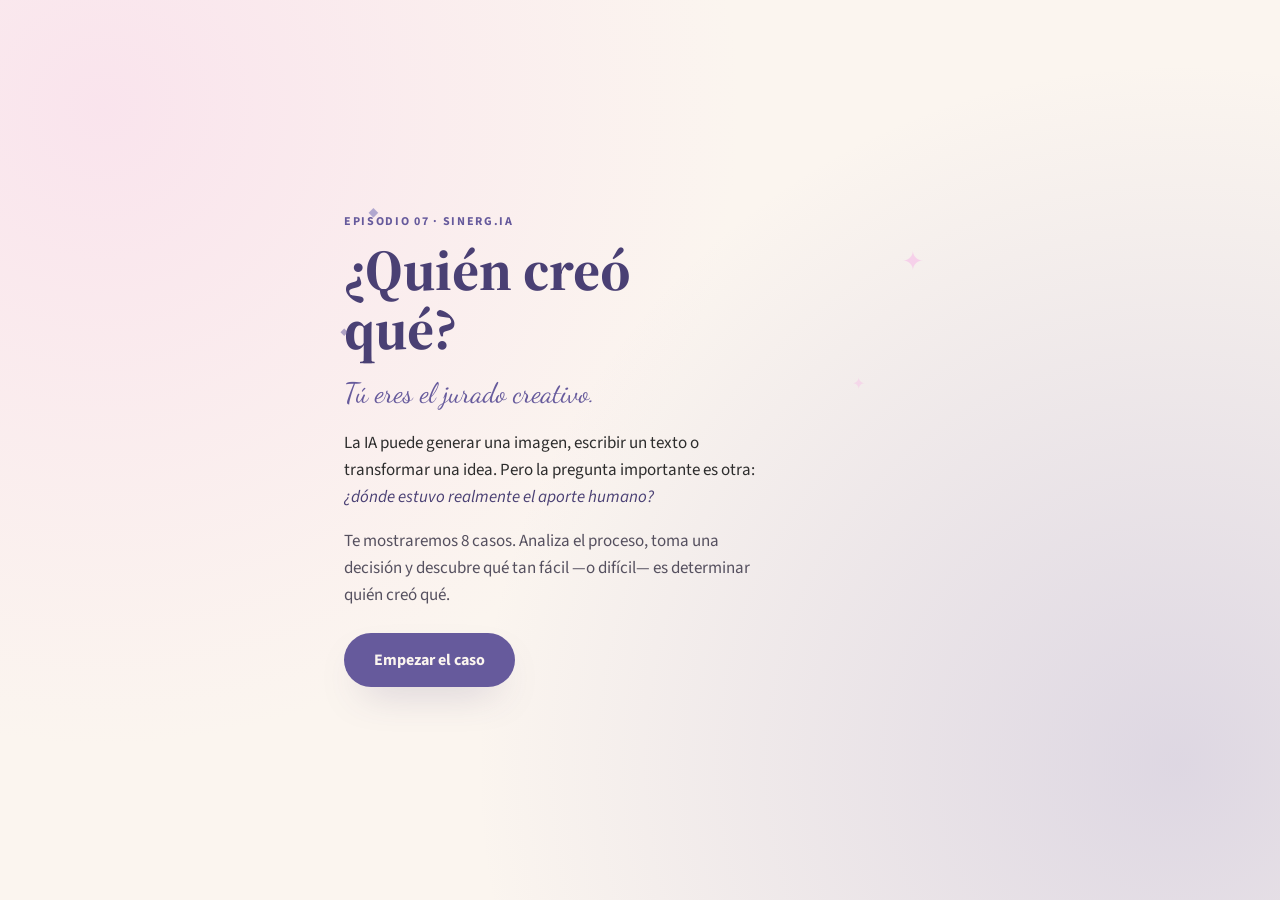
<file: Epi7/index.html>
<!DOCTYPE html>
<html lang="es">
<head>
<meta charset="UTF-8">
<meta name="viewport" content="width=device-width, initial-scale=1.0">
<title>¿Quién creó qué? — SINERG.ia</title>
<link rel="preconnect" href="https://fonts.googleapis.com">
<link rel="preconnect" href="https://fonts.gstatic.com" crossorigin>
<link href="https://fonts.googleapis.com/css2?family=Source+Serif+4:ital,opsz,wght@0,8..60,400;0,8..60,600;0,8..60,700;1,8..60,500&family=Source+Sans+Pro:wght@400;600;700&family=Dancing+Script:wght@600;700&display=swap" rel="stylesheet">
<link rel="stylesheet" href="styles.css">
</head>
<body>

<div class="stage">

  <!-- INTRO -->
  <section class="screen screen--intro is-active" id="screen-intro">
    <div class="diamond-field" aria-hidden="true">
      <span class="drift d1">◆</span>
      <span class="drift d2">✦</span>
      <span class="drift d3">◆</span>
      <span class="drift d4">✦</span>
    </div>
    <p class="eyebrow">Episodio 07 · SINERG.ia</p>
    <h1 class="intro-title">¿Quién creó<br>qué?</h1>
    <p class="intro-lede">Tú eres el jurado creativo.</p>
    <p class="intro-body">
      La IA puede generar una imagen, escribir un texto o transformar una idea.
      Pero la pregunta importante es otra: <em>¿dónde estuvo realmente el aporte humano?</em>
    </p>
    <p class="intro-body intro-body--tight">
      Te mostraremos 8 casos. Analiza el proceso, toma una decisión y descubre
      qué tan fácil —o difícil— es determinar quién creó qué.
    </p>
    <button class="btn btn--primary" id="btn-start">Empezar el caso</button>
  </section>

  <!-- QUIZ -->
  <section class="screen screen--quiz" id="screen-quiz">

    <div class="progress" id="progress" aria-hidden="true"></div>

    <div class="case-card">
      <p class="case-label" id="case-label">Caso 01</p>
      <h2 class="case-title" id="case-title"></h2>

      <div class="case-scenario" id="case-scenario"></div>

      <p class="case-prompt" id="case-prompt"></p>

      <div class="options" id="options"></div>

      <div class="verdict" id="verdict">
        <div class="verdict-seal" aria-hidden="true">
          <span class="verdict-seal-mark">◆</span>
        </div>
        <p class="verdict-kicker">Veredicto</p>
        <div class="verdict-text" id="verdict-text"></div>
        <p class="verdict-note" id="verdict-note"></p>
        <button class="btn btn--primary" id="btn-next">Siguiente caso →</button>
      </div>
    </div>
  </section>

  <!-- RESULT -->
  <section class="screen screen--result" id="screen-result">
    <div class="diamond-field" aria-hidden="true">
      <span class="drift d1">✦</span>
      <span class="drift d2">◆</span>
    </div>
    <p class="eyebrow">Tu resultado</p>
    <p class="result-emoji" id="result-emoji"></p>
    <h2 class="result-title" id="result-title"></h2>
    <p class="result-score" id="result-score"></p>
    <div class="result-body" id="result-body"></div>

    <div class="insight">
      <p class="insight-kicker">Insight SINERG.ia ✦</p>
      <p class="insight-text">
        Una inteligencia artificial puede participar en una creación. Puede generar.
        Puede sugerir. Puede transformar. Puede incluso dejar señales de que estuvo ahí.
      </p>
      <p class="insight-text">
        Pero ninguna de esas cosas responde por sí sola: quién tuvo la idea, quién tomó
        las decisiones, quién transformó el resultado y dónde estuvo realmente el aporte humano.
      </p>
      <p class="insight-signature">La IA no nos reemplaza. Nos potencia.</p>
    </div>

    <div class="result-actions">
      <button class="btn btn--primary" id="btn-share">Compartir mi resultado</button>
      <button class="btn btn--ghost" id="btn-restart">Repetir el cuestionario</button>
    </div>
  </section>

</div>

<script src="script.js"></script>
</body>
</html>
</file>
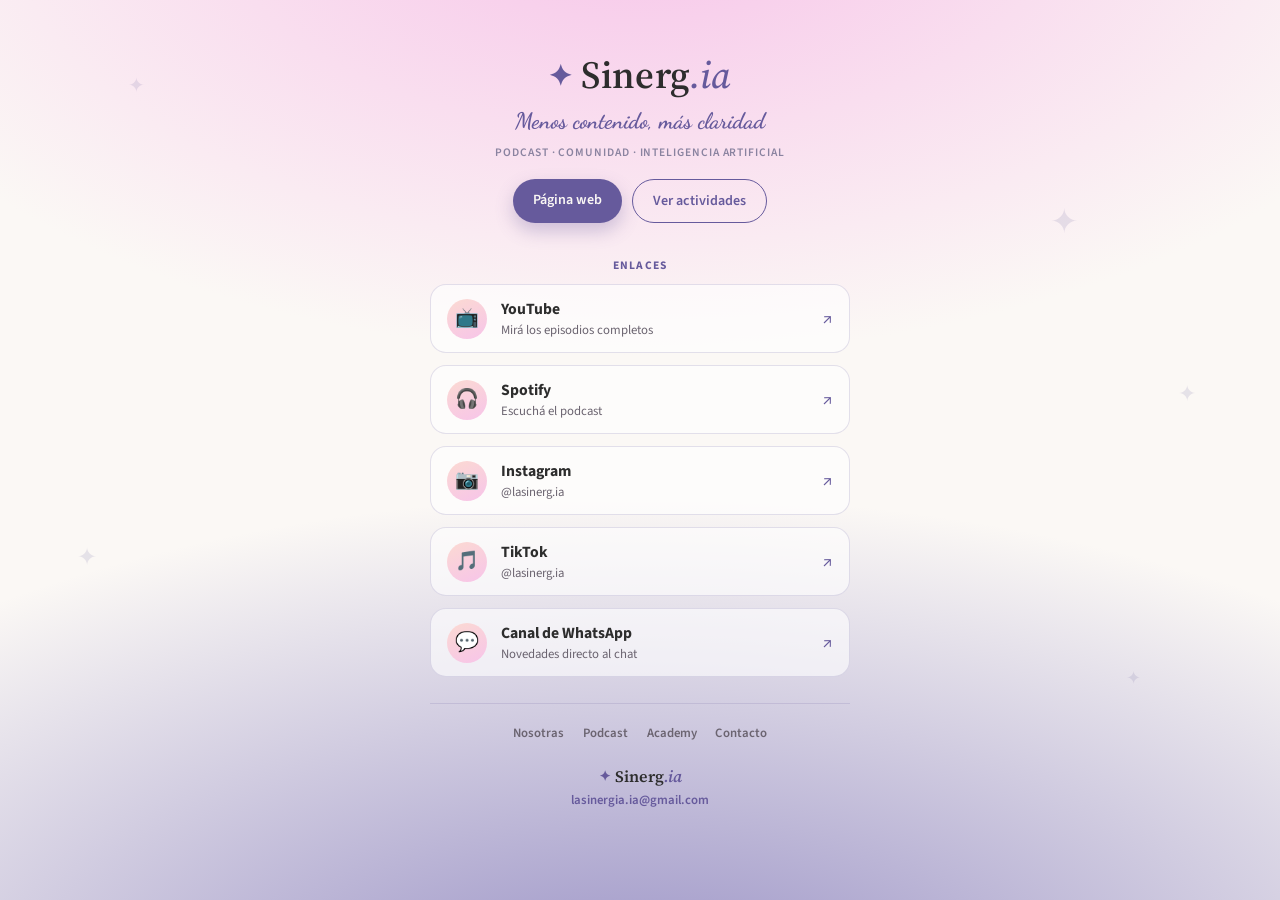
<file: links/index.html>
<!DOCTYPE html>
<html lang="es">

<head>
  <meta charset="UTF-8">
  <meta name="viewport" content="width=device-width, initial-scale=1.0, maximum-scale=1.0">
  <title>SINERG.ia — Enlaces</title>
  <meta name="description" content="Menos contenido, más claridad. Todos los enlaces de SINERG.ia en un solo lugar.">
  <link rel="apple-touch-icon" sizes="180x180" href="/assets/favicon/apple-touch-icon.png">
  <link rel="icon" type="image/png" sizes="32x32" href="/assets/favicon/favicon-32x32.png">
  <link rel="icon" type="image/png" sizes="16x16" href="/assets/favicon/favicon-16x16.png">
  <link rel="manifest" href="/assets/favicon/site.webmanifest">
  <link rel="preconnect" href="https://fonts.googleapis.com">
  <link rel="preconnect" href="https://fonts.gstatic.com" crossorigin>
  <link
    href="https://fonts.googleapis.com/css2?family=Source+Serif+4:ital,opsz,wght@0,8..60,400;0,8..60,600;0,8..60,700;1,8..60,500&family=Source+Sans+3:wght@400;500;600;700&family=Dancing+Script:wght@500;700&display=swap"
    rel="stylesheet">
  <link rel="stylesheet" href="../css/links.css">
</head>

<body>

  <div class="bg-field" aria-hidden="true">
    <span class="drift d1">✦</span>
    <span class="drift d2">✦</span>
    <span class="drift d3">✦</span>
    <span class="drift d4">✦</span>
    <span class="drift d5">✦</span>
  </div>

  <main class="page">

    <header class="hero">
      <h1 class="wordmark"><span class="mark-glyph" aria-hidden="true">✦</span> Sinerg<span class="dot">.ia</span></h1>
      <p class="tagline">Menos contenido, más claridad</p>
      <p class="eyebrow">Podcast · Comunidad · Inteligencia Artificial</p>

      <div class="cta-row">
        <a class="cta cta-primary" href="http://lasinergia.com.co/" target="_blank" rel="noopener">Página web</a>
        <a class="cta cta-secondary" href="https://lasinergia.com.co/actividades" target="_blank" rel="noopener">Ver
          actividades</a>
      </div>
    </header>

    <p class="section-eyebrow links-eyebrow links-eyebrow--top">Enlaces</p>

    <nav class="links" aria-label="Nuestros canales">

      <a class="link-row" href="https://www.youtube.com/@La-SinergIa" target="_blank" rel="noopener">
        <span class="link-icon" aria-hidden="true">📺</span>
        <span class="link-text">
          <span class="link-title">YouTube</span>
          <span class="link-sub">Mirá los episodios completos</span>
        </span>
        <span class="link-go" aria-hidden="true">↗</span>
      </a>

      <a class="link-row" href="https://open.spotify.com/show/07WKMEeHbRPxa81B7Hfmaz" target="_blank" rel="noopener">
        <span class="link-icon" aria-hidden="true">🎧</span>
        <span class="link-text">
          <span class="link-title">Spotify</span>
          <span class="link-sub">Escuchá el podcast</span>
        </span>
        <span class="link-go" aria-hidden="true">↗</span>
      </a>

      <a class="link-row" href="https://www.instagram.com/lasinerg.ia/" target="_blank" rel="noopener">
        <span class="link-icon" aria-hidden="true">📷</span>
        <span class="link-text">
          <span class="link-title">Instagram</span>
          <span class="link-sub">@lasinerg.ia</span>
        </span>
        <span class="link-go" aria-hidden="true">↗</span>
      </a>

      <a class="link-row" href="https://www.tiktok.com/@lasinerg.ia" target="_blank" rel="noopener">
        <span class="link-icon" aria-hidden="true">🎵</span>
        <span class="link-text">
          <span class="link-title">TikTok</span>
          <span class="link-sub">@lasinerg.ia</span>
        </span>
        <span class="link-go" aria-hidden="true">↗</span>
      </a>

      <a class="link-row" href="https://whatsapp.com/channel/0029Vb8UnBi90x2xQNim3c2H" target="_blank" rel="noopener">
        <span class="link-icon" aria-hidden="true">💬</span>
        <span class="link-text">
          <span class="link-title">Canal de WhatsApp</span>
          <span class="link-sub">Novedades directo al chat</span>
        </span>
        <span class="link-go" aria-hidden="true">↗</span>
      </a>

    </nav>

    <div class="site-nav" aria-label="Explorá el sitio completo">
      <a href="https://lasinergia.com.co/#nosotras" target="_blank" rel="noopener">Nosotras</a>
      <a href="https://lasinergia.com.co/#podcast" target="_blank" rel="noopener">Podcast</a>
      <a href="https://lasinergia.com.co/#academy" target="_blank" rel="noopener">Academy</a>
      <a href="https://lasinergia.com.co/#contacto" target="_blank" rel="noopener">Contacto</a>
    </div>

    <footer class="foot">
      <p class="foot-mark"><span class="mark-glyph" aria-hidden="true">✦</span> Sinerg<span class="dot">.ia</span></p>
      <p class="foot-mail">lasinergia.ia@gmail.com</p>
    </footer>

  </main>

</body>

</html>
</file>
<file: Epi7/styles.css>
/* ============================================
   SINERG.ia — ¿Quién creó qué?
   Tokens
   ============================================ */
:root{
  --purple: #665A9C;
  --purple-deep: #4A4074;
  --lilac: #928AC2;
  --pink: #F7C4E9;
  --cream: #FBF5EF;
  --blush: #FBDAD2;
  --dark: #2D2D2D;

  --font-display: 'Source Serif 4', serif;
  --font-body: 'Source Sans Pro', sans-serif;
  --font-script: 'Dancing Script', cursive;

  --radius: 22px;
  --shadow-soft: 0 18px 40px -18px rgba(74, 64, 116, 0.35);
}

*{ box-sizing: border-box; }

html, body{
  margin: 0;
  padding: 0;
  background: var(--cream);
  color: var(--dark);
  font-family: var(--font-body);
  -webkit-font-smoothing: antialiased;
}

body{
  background-image:
    radial-gradient(circle at 8% 12%, rgba(247,196,233,0.35), transparent 45%),
    radial-gradient(circle at 92% 85%, rgba(146,138,194,0.28), transparent 50%);
  min-height: 100vh;
}

button{ font-family: inherit; }

em{ font-style: italic; color: var(--purple-deep); }

/* ============================================
   Stage / screens
   ============================================ */
.stage{
  max-width: 640px;
  margin: 0 auto;
  padding: 48px 24px 72px;
  min-height: 100vh;
  display: flex;
  flex-direction: column;
}

.screen{
  display: none;
  flex: 1;
  flex-direction: column;
  animation: fade-up 0.5s ease both;
}

.screen.is-active{ display: flex; }

@keyframes fade-up{
  from{ opacity: 0; transform: translateY(14px); }
  to{ opacity: 1; transform: translateY(0); }
}

@media (prefers-reduced-motion: reduce){
  .screen, .drift, .verdict-seal, .option, .verdict{ animation: none !important; transition: none !important; }
}

.eyebrow{
  font-family: var(--font-body);
  font-weight: 700;
  letter-spacing: 0.14em;
  text-transform: uppercase;
  font-size: 12px;
  color: var(--purple);
  margin: 0 0 10px;
}

/* ============================================
   Decorative diamond field
   ============================================ */
.diamond-field{
  position: relative;
  height: 0;
}
.drift{
  position: absolute;
  color: var(--pink);
  font-size: 22px;
  opacity: 0.7;
}
.d1{ top: -12px; left: 4%; color: var(--lilac); font-size: 18px; }
.d2{ top: 30px; right: 2%; color: var(--pink); font-size: 26px; }
.d3{ top: 110px; left: -4px; font-size: 14px; color: var(--purple); opacity:0.5;}
.d4{ top: 160px; right: 12%; font-size: 16px; opacity:0.5;}

/* ============================================
   Intro
   ============================================ */
.screen--intro{
  justify-content: center;
  text-align: left;
  padding-top: 24px;
}

.intro-title{
  font-family: var(--font-display);
  font-weight: 700;
  font-size: clamp(40px, 10vw, 58px);
  line-height: 1.02;
  margin: 0 0 18px;
  color: var(--purple-deep);
}

.intro-lede{
  font-family: var(--font-script);
  font-size: 28px;
  color: var(--purple);
  margin: 0 0 20px;
}

.intro-body{
  font-size: 17px;
  line-height: 1.6;
  margin: 0 0 16px;
  max-width: 52ch;
}

.intro-body--tight{ color: #55505f; }

.btn{
  border: none;
  border-radius: 999px;
  padding: 16px 30px;
  font-size: 16px;
  font-weight: 700;
  cursor: pointer;
  transition: transform 0.15s ease, box-shadow 0.15s ease;
}
.btn:focus-visible{
  outline: 3px solid var(--purple-deep);
  outline-offset: 3px;
}

.btn--primary{
  background: var(--purple);
  color: var(--cream);
  box-shadow: var(--shadow-soft);
  align-self: flex-start;
  margin-top: 8px;
}
.btn--primary:hover{ transform: translateY(-2px); background: var(--purple-deep); }

.btn--ghost{
  background: transparent;
  color: var(--purple-deep);
  border: 2px solid var(--lilac);
}
.btn--ghost:hover{ background: rgba(146,138,194,0.12); }

/* ============================================
   Progress diamonds
   ============================================ */
.progress{
  display: flex;
  gap: 8px;
  justify-content: center;
  margin-bottom: 28px;
}
.progress .pip{
  font-size: 14px;
  color: #DCD5EA;
  transition: color 0.3s ease, transform 0.3s ease;
}
.progress .pip.is-done{ color: var(--purple); }
.progress .pip.is-current{ color: var(--pink); transform: scale(1.3); }

/* ============================================
   Quiz card
   ============================================ */
.screen--quiz{ justify-content: flex-start; }

.case-card{
  background: #fff;
  border-radius: var(--radius);
  box-shadow: var(--shadow-soft);
  padding: 32px 28px;
  position: relative;
  overflow: hidden;
}
.case-card::before{
  content: "";
  position: absolute;
  top: 0; left: 0; right: 0;
  height: 6px;
  background: linear-gradient(90deg, var(--pink), var(--lilac), var(--purple));
}

.case-label{
  font-family: var(--font-body);
  font-weight: 700;
  letter-spacing: 0.12em;
  text-transform: uppercase;
  font-size: 12px;
  color: var(--lilac);
  margin: 8px 0 6px;
}

.case-title{
  font-family: var(--font-display);
  font-size: 24px;
  line-height: 1.25;
  color: var(--purple-deep);
  margin: 0 0 16px;
}

.case-scenario{
  font-size: 16px;
  line-height: 1.65;
  color: var(--dark);
  margin-bottom: 18px;
}
.case-scenario p{ margin: 0 0 10px; }
.case-scenario strong{ color: var(--purple-deep); }

.case-prompt{
  font-weight: 700;
  font-size: 16px;
  margin: 0 0 16px;
  color: var(--purple-deep);
}

/* ============================================
   Options
   ============================================ */
.options{
  display: flex;
  flex-direction: column;
  gap: 12px;
  margin-bottom: 6px;
}

.option{
  text-align: left;
  background: var(--cream);
  border: 2px solid transparent;
  border-radius: 16px;
  padding: 14px 16px;
  font-size: 15px;
  line-height: 1.5;
  color: var(--dark);
  cursor: pointer;
  transition: border-color 0.2s ease, background 0.2s ease, transform 0.15s ease;
}
.option:hover:not(:disabled){
  border-color: var(--lilac);
  transform: translateX(2px);
}
.option:focus-visible{
  outline: 3px solid var(--purple-deep);
  outline-offset: 2px;
}

.option:disabled{ cursor: default; }

.option.is-correct{
  background: rgba(102, 90, 156, 0.12);
  border-color: var(--purple);
  font-weight: 700;
}
.option.is-wrong{
  background: rgba(247, 196, 233, 0.35);
  border-color: var(--pink);
  opacity: 0.7;
}
.option.is-dim{ opacity: 0.5; }

/* ============================================
   Verdict — signature moment
   ============================================ */
.verdict{
  display: none;
  margin-top: 22px;
  padding-top: 22px;
  border-top: 1px dashed #E4DCEE;
  text-align: center;
}
.verdict.is-visible{ display: block; }

.verdict-seal{
  width: 64px;
  height: 64px;
  margin: 0 auto 10px;
  border-radius: 50%;
  background: radial-gradient(circle at 30% 30%, var(--pink), var(--purple) 75%);
  display: flex;
  align-items: center;
  justify-content: center;
  box-shadow: 0 10px 24px -8px rgba(102,90,156,0.55);
  transform: scale(0) rotate(-25deg);
}
.verdict.is-visible .verdict-seal{
  animation: stamp-in 0.55s cubic-bezier(.34,1.56,.64,1) forwards;
}
@keyframes stamp-in{
  0%{ transform: scale(0) rotate(-25deg); }
  60%{ transform: scale(1.15) rotate(6deg); }
  100%{ transform: scale(1) rotate(0deg); }
}
.verdict-seal-mark{
  color: #fff;
  font-size: 26px;
}

.verdict-kicker{
  font-family: var(--font-script);
  font-size: 24px;
  color: var(--purple);
  margin: 0 0 8px;
}

.verdict-text{
  font-size: 15.5px;
  line-height: 1.65;
  color: var(--dark);
  text-align: left;
  max-width: 48ch;
  margin: 0 auto 6px;
}
.verdict-text p{ margin: 0 0 10px; }

.verdict-note{
  font-size: 13.5px;
  color: var(--lilac);
  font-style: italic;
  margin: 0 0 20px;
}

.verdict .btn--primary{
  align-self: center;
  margin: 0 auto;
}

/* ============================================
   Result screen
   ============================================ */
.screen--result{
  text-align: center;
  align-items: center;
  padding-top: 8px;
}

.result-emoji{ font-size: 44px; margin: 4px 0 6px; }

.result-title{
  font-family: var(--font-display);
  font-size: 30px;
  color: var(--purple-deep);
  margin: 0 0 6px;
}

.result-score{
  font-weight: 700;
  color: var(--lilac);
  margin: 0 0 18px;
}

.result-body{
  font-size: 16px;
  line-height: 1.65;
  max-width: 46ch;
  margin: 0 0 28px;
}
.result-body p{ margin: 0 0 10px; }

.insight{
  background: linear-gradient(160deg, var(--purple) 0%, var(--purple-deep) 100%);
  color: var(--cream);
  border-radius: var(--radius);
  padding: 30px 26px;
  margin-bottom: 28px;
  text-align: left;
}
.insight-kicker{
  font-family: var(--font-script);
  font-size: 24px;
  color: var(--pink);
  margin: 0 0 12px;
}
.insight-text{
  font-size: 15px;
  line-height: 1.65;
  margin: 0 0 12px;
  color: #F1ECFA;
}
.insight-signature{
  font-family: var(--font-display);
  font-style: italic;
  font-size: 17px;
  margin: 16px 0 0;
  color: #fff;
}

.result-actions{
  display: flex;
  gap: 12px;
  flex-wrap: wrap;
  justify-content: center;
}

/* ============================================
   Small screens
   ============================================ */
@media (max-width: 420px){
  .stage{ padding: 36px 18px 56px; }
  .case-card{ padding: 26px 20px; }
  .intro-title{ font-size: 42px; }
}
</file>
<file: css/links.css>
/* ===== SINERG.ia — Linktree ===== */

:root {
  --purple: #665A9C;
  --lilac: #928AC2;
  --pink: #F7C4E9;
  --blush: #FBDAD2;
  --dark: #2D2D2D;
  --cream: #FBF8F5;

  --serif: "Source Serif 4", Georgia, serif;
  --sans: "Source Sans 3", "Source Sans Pro", -apple-system, sans-serif;
  --script: "Dancing Script", cursive;
}

* {
  box-sizing: border-box;
}

html {
  scroll-behavior: smooth;
}

body {
  margin: 0;
  min-height: 100vh;
  font-family: var(--sans);
  color: var(--dark);
  background:
    radial-gradient(120% 90% at 50% -10%, var(--pink) 0%, transparent 55%),
    radial-gradient(140% 100% at 50% 115%, var(--lilac) 0%, transparent 60%),
    var(--cream);
  -webkit-font-smoothing: antialiased;
  position: relative;
  overflow-x: hidden;
}

/* subtle drifting sparkle field */
.bg-field {
  position: fixed;
  inset: 0;
  pointer-events: none;
  z-index: 0;
  overflow: hidden;
}

.drift {
  position: absolute;
  color: var(--purple);
  opacity: .14;
  font-size: 28px;
  animation: drift 14s ease-in-out infinite;
}

.d1 {
  top: 8%;
  left: 10%;
  font-size: 20px;
  animation-duration: 12s;
}

.d2 {
  top: 22%;
  left: 82%;
  font-size: 34px;
  animation-duration: 16s;
  animation-delay: -3s;
}

.d3 {
  top: 60%;
  left: 6%;
  font-size: 24px;
  animation-duration: 15s;
  animation-delay: -6s;
}

.d4 {
  top: 74%;
  left: 88%;
  font-size: 18px;
  animation-duration: 11s;
  animation-delay: -2s;
}

.d5 {
  top: 42%;
  left: 92%;
  font-size: 22px;
  animation-duration: 18s;
  animation-delay: -8s;
}

@keyframes drift {

  0%,
  100% {
    transform: translateY(0) rotate(0deg);
  }

  50% {
    transform: translateY(-18px) rotate(14deg);
  }
}

.page {
  position: relative;
  z-index: 1;
  max-width: 460px;
  margin: 0 auto;
  padding: 48px 20px 40px;
  display: flex;
  flex-direction: column;
  align-items: center;
}

/* ---------- Hero ---------- */
.hero {
  text-align: center;
  margin-bottom: 8px;
}

.wordmark {
  font-family: var(--serif);
  font-weight: 600;
  font-size: clamp(1.9rem, 8vw, 2.4rem);
  letter-spacing: 0.01em;
  margin: 0;
  color: var(--dark);
}

.mark-glyph {
  color: var(--purple);
  font-size: 0.75em;
  vertical-align: 0.08em;
  display: inline-block;
}

.wordmark .dot {
  color: var(--purple);
  font-style: italic;
  font-weight: 500;
}

.tagline {
  font-family: var(--script);
  font-weight: 700;
  font-size: 1.4rem;
  color: var(--purple);
  margin: 6px 0 0;
}

.eyebrow {
  font-size: 0.72rem;
  font-weight: 600;
  letter-spacing: 0.08em;
  text-transform: uppercase;
  color: #8a83a0;
  margin: 10px 0 0;
}

.cta-row {
  display: flex;
  gap: 10px;
  margin-top: 18px;
  flex-wrap: wrap;
  justify-content: center;
}

.cta {
  font-family: var(--sans);
  font-weight: 600;
  font-size: 0.88rem;
  text-decoration: none;
  padding: 11px 20px;
  border-radius: 999px;
  transition: transform .16s ease, box-shadow .16s ease, background .16s ease;
}

.cta-primary {
  background: var(--purple);
  color: var(--cream);
  box-shadow: 0 8px 18px rgba(102, 90, 156, .3);
}

.cta-primary:hover {
  transform: translateY(-2px);
  box-shadow: 0 10px 22px rgba(102, 90, 156, .38);
}

.cta-secondary {
  background: transparent;
  color: var(--purple);
  border: 1.4px solid var(--purple);
}

.cta-secondary:hover {
  background: rgba(102, 90, 156, .08);
  transform: translateY(-2px);
}

.section-eyebrow {
  width: 100%;
  text-align: center;
  font-size: 0.72rem;
  font-weight: 700;
  letter-spacing: 0.1em;
  text-transform: uppercase;
  color: var(--purple);
  margin: 0 0 4px;
}

.links-eyebrow {
  margin: 6px 0 10px;
}

.links-eyebrow--top {
  margin-top: 26px;
}

/* ---------- Links ---------- */
.links {
  width: 100%;
  display: flex;
  flex-direction: column;
  gap: 12px;
}

.link-row {
  display: flex;
  align-items: center;
  gap: 14px;
  text-decoration: none;
  color: var(--dark);
  background: rgba(255, 255, 255, .6);
  border: 1px solid rgba(102, 90, 156, .18);
  border-radius: 16px;
  padding: 13px 16px;
  transition: transform .16s ease, box-shadow .16s ease, background .16s ease, border-color .16s ease;
}

.link-row:hover {
  transform: translateY(-2px);
  background: rgba(255, 255, 255, .9);
  border-color: var(--purple);
  box-shadow: 0 10px 22px rgba(102, 90, 156, .18);
}

.link-row:active {
  transform: translateY(0);
}

.link-icon {
  flex: 0 0 auto;
  width: 40px;
  height: 40px;
  border-radius: 50%;
  background: linear-gradient(155deg, var(--blush), var(--pink));
  display: flex;
  align-items: center;
  justify-content: center;
  font-size: 1.2rem;
  line-height: 1;
}

.link-row--site .link-icon {
  background: linear-gradient(155deg, var(--lilac), var(--purple));
}

.link-text {
  flex: 1 1 auto;
  display: flex;
  flex-direction: column;
  gap: 1px;
  min-width: 0;
}

.link-title {
  font-weight: 700;
  font-size: 0.98rem;
}

.link-sub {
  font-size: 0.8rem;
  color: #6b6470;
}

.link-go {
  flex: 0 0 auto;
  font-size: 1.1rem;
  color: var(--purple);
  transition: transform .16s ease;
}

.link-row:hover .link-go {
  transform: translate(2px, -2px);
}

/* ---------- Secondary site nav ---------- */
.site-nav {
  width: 100%;
  display: flex;
  justify-content: center;
  gap: 18px;
  flex-wrap: wrap;
  margin-top: 26px;
  padding-top: 20px;
  border-top: 1px solid rgba(102, 90, 156, .16);
}

.site-nav a {
  font-size: 0.8rem;
  font-weight: 600;
  color: #6b6470;
  text-decoration: none;
  letter-spacing: 0.01em;
}

.site-nav a:hover {
  color: var(--purple);
}

/* ---------- Footer ---------- */
.foot {
  margin-top: 22px;
  text-align: center;
  color: #756f7c;
  font-size: 0.8rem;
  line-height: 1.6;
}

.foot p {
  margin: 0;
}

.foot-mark {
  font-family: var(--serif);
  font-size: 1rem;
  font-weight: 600;
  color: var(--dark);
}

.foot-mark .mark-glyph {
  font-size: 0.85em;
}

.foot-mark .dot {
  color: var(--purple);
  font-style: italic;
}

.foot-mail {
  color: var(--purple);
  font-weight: 600;
  margin-top: 4px;
}

/* ---------- Accessibility & motion ---------- */
:focus-visible {
  outline: 2px solid var(--purple);
  outline-offset: 3px;
}

@media (prefers-reduced-motion: reduce) {
  .drift {
    animation: none;
  }

  .link-row,
  .link-go {
    transition: none;
  }
}

@media (max-width: 340px) {
  .wordmark {
    font-size: 1.8rem;
  }
}
</file>
